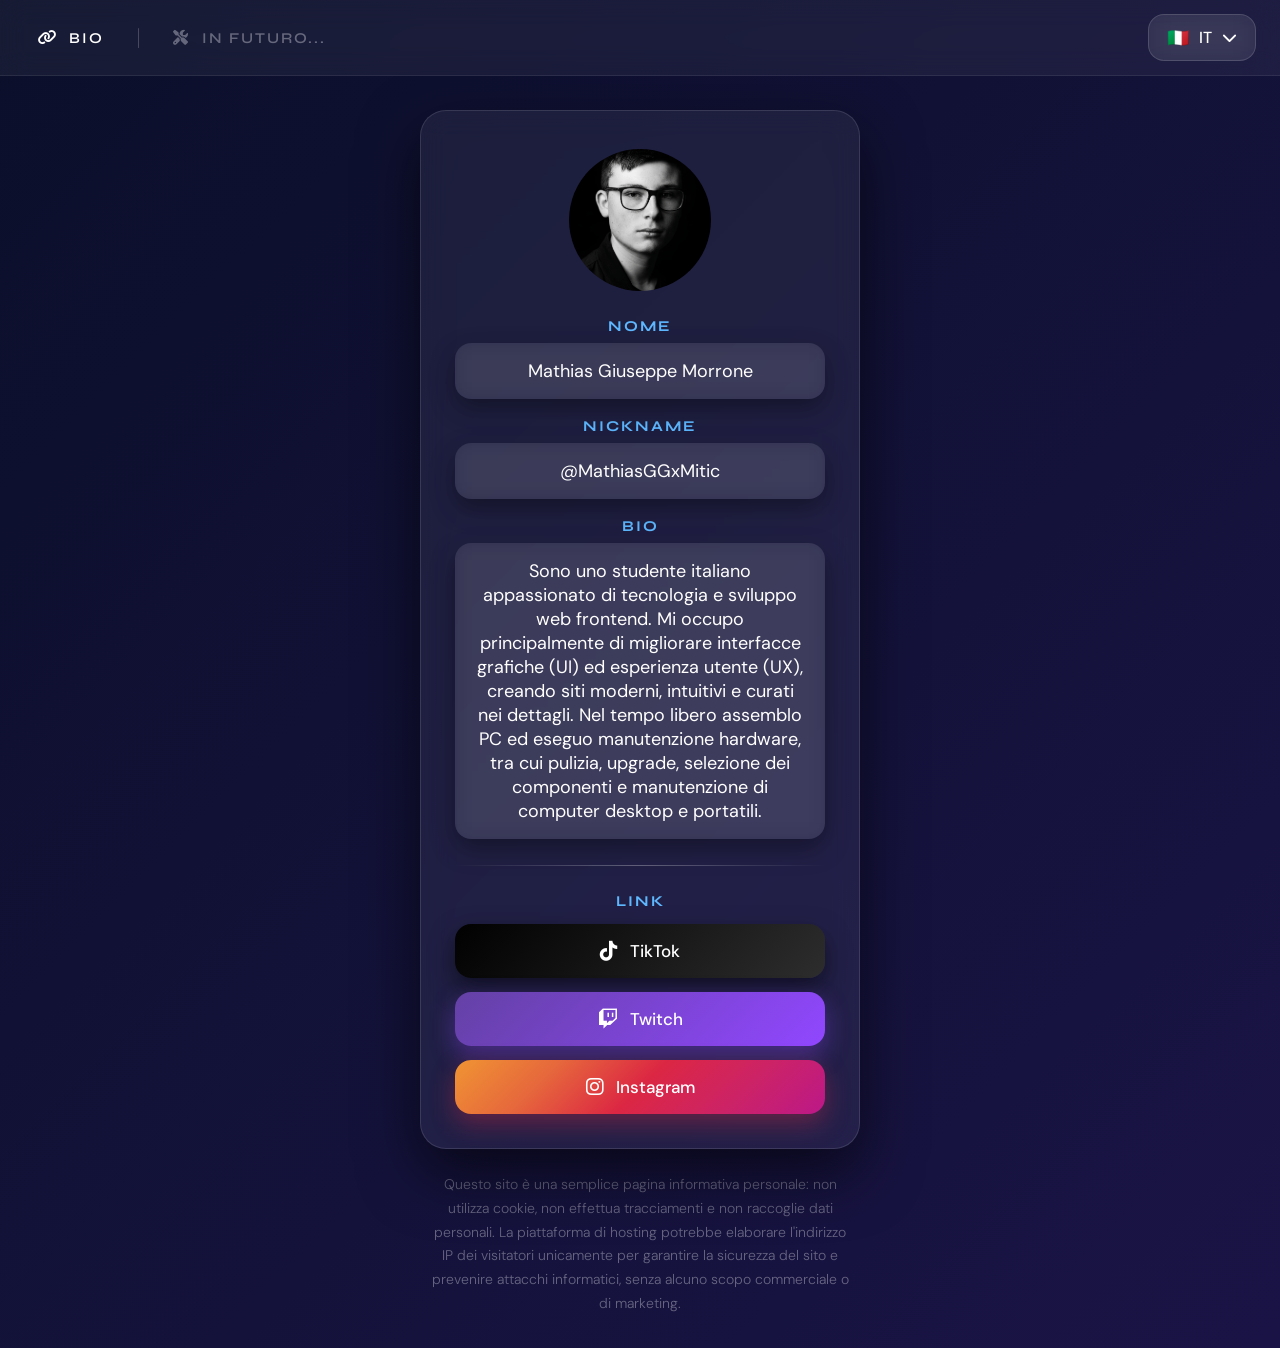
<file: index.html>
<!DOCTYPE html>
<html lang="it">
    <head>
        <meta charset="UTF-8">
        <meta name="viewport" content="width=device-width, initial-scale=1.0">
        <meta name="description" content="Bio di MathiasGGxMitic">
        <title>MathiasGGxMitic BIO</title>
        <link rel="preconnect" href="https://fonts.googleapis.com">
        <link rel="preconnect" href="https://fonts.gstatic.com" crossorigin>
        <link href="https://fonts.googleapis.com/css2?family=Syne:wght@400;600;700;800&family=DM+Sans:wght@300;400;500&display=swap&font-display=swap" rel="stylesheet">
        <link rel="stylesheet" href="index-style.css">
        <link rel="preload" href="https://cdnjs.cloudflare.com/ajax/libs/font-awesome/6.5.0/css/all.min.css" as="style" onload="this.onload=null;this.rel='stylesheet'">
        <noscript><link rel="stylesheet" href="https://cdnjs.cloudflare.com/ajax/libs/font-awesome/6.5.0/css/all.min.css"></noscript>
    </head>
    <body>
        <header class="navbar">
            <div class="navbar-bar">
                <!-- Menu Principale a Sinistra -->
                <button class="menu-btn" id="menu-btn" aria-label="Apri menu di navigazione">
                    <div class="menu-lines">
                        <span></span>
                        <span></span>
                        <span></span>
                    </div>
                    <i class="fa-solid fa-chevron-down" id="chevron"></i>
                </button>
                <nav class="desktop-nav">
                    <a href="index.html"><i class="fa-solid fa-link"></i>BIO</a>
                    <div class="desktop-nav-divider"></div>
                    <span class="menu-soon"><i class="fa-solid fa-screwdriver-wrench"></i>IN FUTURO...</span>
                </nav>

                <!-- Menu Lingua a Destra -->
                <div class="lang-menu-wrapper">
                    <button class="lang-btn" id="lang-btn" aria-label="Cambia lingua">
                        <span class="lang-flag">🇮🇹</span>
                        <span class="lang-text">IT</span>
                        <i class="fa-solid fa-chevron-down" id="lang-chevron"></i>
                    </button>
                </div>
            </div>

            <!-- Dropdown Menu Principale (Sinistra) -->
            <div class="dropdown-menu" id="dropdown-menu">
                <a href="index.html"><i class="fa-solid fa-link"></i>BIO</a>
                <div class="menu-divider"></div>
                <span class="menu-soon"><i class="fa-solid fa-screwdriver-wrench"></i>IN FUTURO...</span>
            </div>

            <!-- Dropdown Menu Lingua (Destra) -->
            <div class="lang-dropdown" id="lang-dropdown">
                <a href="index.html" class="active"><span class="lang-flag">🇮🇹</span> Italiano (IT)</a>
                <div class="menu-divider"></div>
                <a href="index-en.html"><span class="lang-flag">🇬🇧</span> English (EN)</a>
            </div>
        </header>
        <main>
            <div class="card">
                <img class="pfp" src="foto_profilo.webp" alt="Foto profilo di MathiasGGxMitic">
                <div class="label">NOME</div>
                <div class="box">Mathias Giuseppe Morrone</div>
                <div class="label">NICKNAME</div>
                <div class="box">@MathiasGGxMitic</div>
                <div class="label">BIO</div>
                <div class="box">Sono uno studente italiano appassionato di tecnologia e sviluppo web frontend. Mi occupo principalmente di migliorare interfacce grafiche (UI) ed esperienza utente (UX), creando siti moderni, intuitivi e curati nei dettagli. Nel tempo libero assemblo PC ed eseguo manutenzione hardware, tra cui pulizia, upgrade, selezione dei componenti e manutenzione di computer desktop e portatili.</div>
                <div class="separator"></div>
                <div class="label">LINK</div>
                <a class="link-box link-tiktok" href="https://www.tiktok.com/@mathiasggxmitic" target="_blank">
                    <i class="fa-brands fa-tiktok"></i>
                    TikTok
                </a>
                <a class="link-box link-twitch" href="https://www.twitch.tv/mathiasggxmitic_" target="_blank">
                    <i class="fa-brands fa-twitch"></i>
                    Twitch
                </a>
                <a class="link-box link-instagram" href="https://www.instagram.com/mathiasggxmitic/" target="_blank">
                    <i class="fa-brands fa-instagram"></i>
                    Instagram
                </a>
            </div>
            <footer class="gdpr-note">
                <p>Questo sito è una semplice pagina informativa personale: non utilizza cookie, non effettua tracciamenti e non raccoglie dati personali. La piattaforma di hosting potrebbe elaborare l'indirizzo IP dei visitatori unicamente per garantire la sicurezza del sito e prevenire attacchi informatici, senza alcuno scopo commerciale o di marketing.</p>
            </footer>
        </main>
        <script src="index-script.js"></script>
    </body>
</html>
</file>
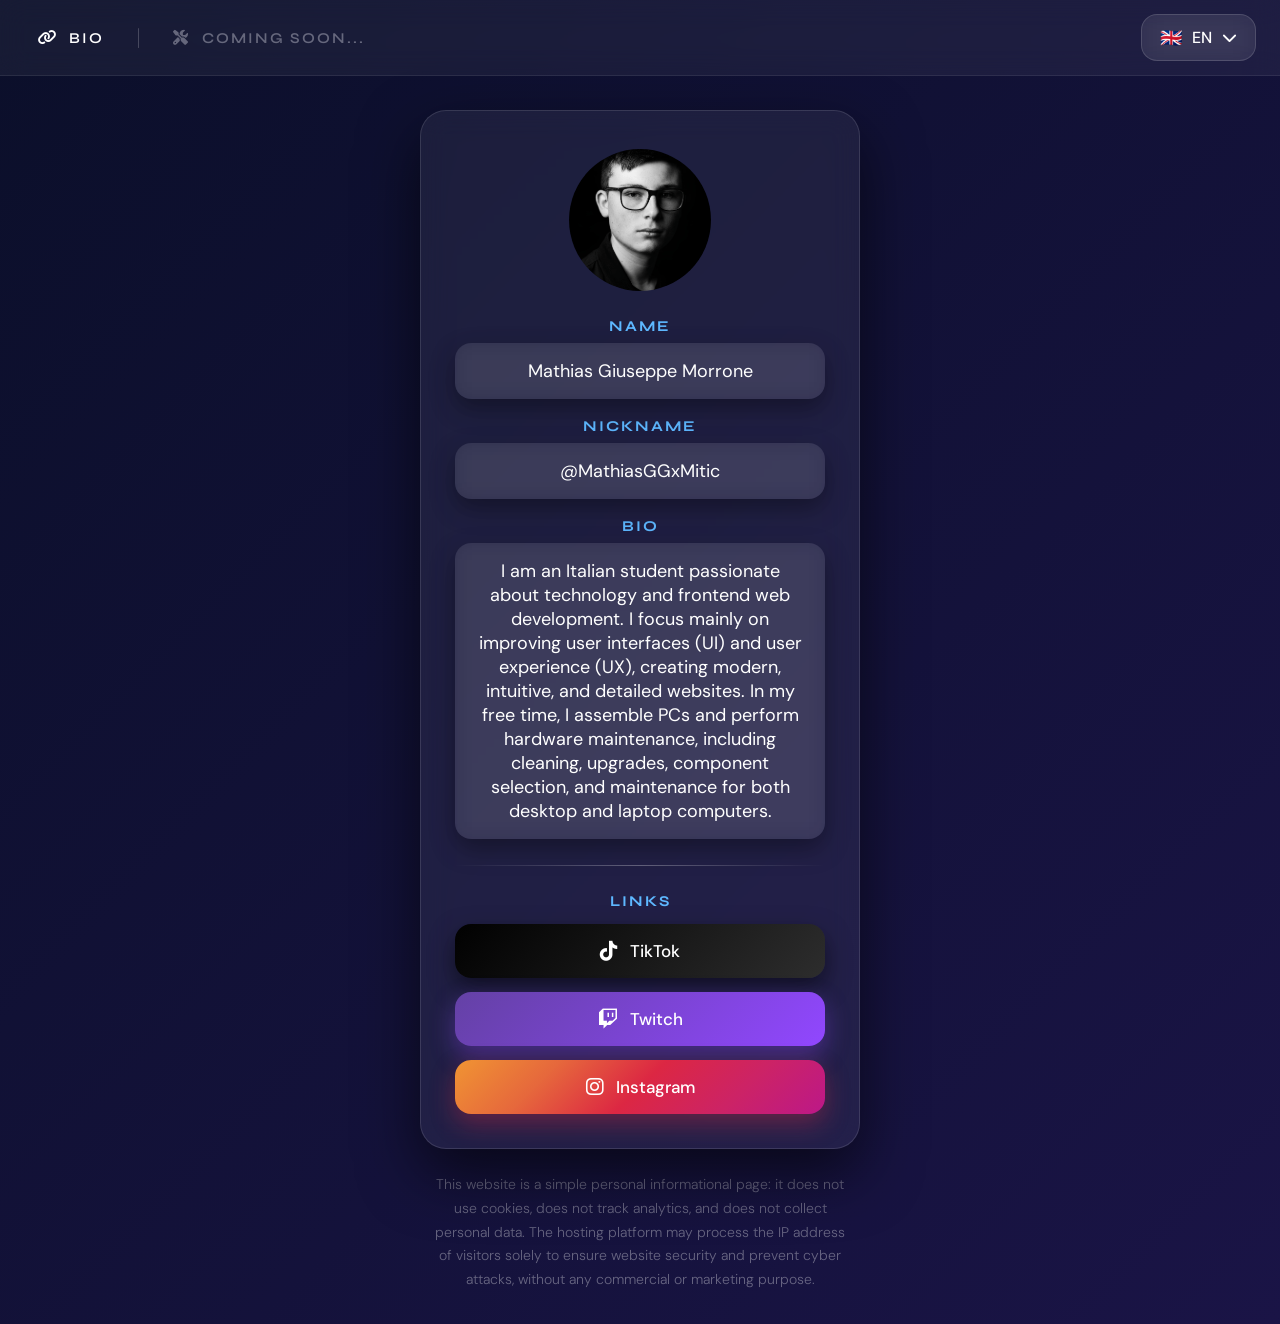
<file: index-en.html>
<!DOCTYPE html>
<html lang="en">
    <head>
        <meta charset="UTF-8">
        <meta name="viewport" content="width=device-width, initial-scale=1.0">
        <meta name="description" content="Bio of MathiasGGxMitic">
        <title>MathiasGGxMitic BIO</title>
        <link rel="preconnect" href="https://fonts.googleapis.com">
        <link rel="preconnect" href="https://fonts.gstatic.com" crossorigin>
        <link href="https://fonts.googleapis.com/css2?family=Syne:wght@400;600;700;800&family=DM+Sans:wght@300;400;500&display=swap&font-display=swap" rel="stylesheet">
        <link rel="stylesheet" href="index-style.css">
        <link rel="preload" href="https://cdnjs.cloudflare.com/ajax/libs/font-awesome/6.5.0/css/all.min.css" as="style" onload="this.onload=null;this.rel='stylesheet'">
        <noscript><link rel="stylesheet" href="https://cdnjs.cloudflare.com/ajax/libs/font-awesome/6.5.0/css/all.min.css"></noscript>
    </head>
    <body>
        <header class="navbar">
            <div class="navbar-bar">
                <!-- Main Menu Left -->
                <button class="menu-btn" id="menu-btn" aria-label="Open navigation menu">
                    <div class="menu-lines">
                        <span></span>
                        <span></span>
                        <span></span>
                    </div>
                    <i class="fa-solid fa-chevron-down" id="chevron"></i>
                </button>
                <nav class="desktop-nav">
                    <a href="index-en.html"><i class="fa-solid fa-link"></i>BIO</a>
                    <div class="desktop-nav-divider"></div>
                    <span class="menu-soon"><i class="fa-solid fa-screwdriver-wrench"></i>COMING SOON...</span>
                </nav>

                <!-- Language Menu Right -->
                <div class="lang-menu-wrapper">
                    <button class="lang-btn" id="lang-btn" aria-label="Change language">
                        <span class="lang-flag">🇬🇧</span>
                        <span class="lang-text">EN</span>
                        <i class="fa-solid fa-chevron-down" id="lang-chevron"></i>
                    </button>
                </div>
            </div>

            <!-- Main Dropdown Menu (Left) -->
            <div class="dropdown-menu" id="dropdown-menu">
                <a href="index-en.html"><i class="fa-solid fa-link"></i>BIO</a>
                <div class="menu-divider"></div>
                <span class="menu-soon"><i class="fa-solid fa-screwdriver-wrench"></i>COMING SOON...</span>
            </div>

            <!-- Language Dropdown Menu (Right) -->
            <div class="lang-dropdown" id="lang-dropdown">
                <a href="index.html"><span class="lang-flag">🇮🇹</span> Italian (IT)</a>
                <div class="menu-divider"></div>
                <a href="index-en.html" class="active"><span class="lang-flag">🇬🇧</span> English (EN)</a>
            </div>
        </header>
        <main>
            <div class="card">
                <img class="pfp" src="foto_profilo.webp" alt="Profile picture of MathiasGGxMitic">
                <div class="label">NAME</div>
                <div class="box">Mathias Giuseppe Morrone</div>
                <div class="label">NICKNAME</div>
                <div class="box">@MathiasGGxMitic</div>
                <div class="label">BIO</div>
                <div class="box">I am an Italian student passionate about technology and frontend web development. I focus mainly on improving user interfaces (UI) and user experience (UX), creating modern, intuitive, and detailed websites. In my free time, I assemble PCs and perform hardware maintenance, including cleaning, upgrades, component selection, and maintenance for both desktop and laptop computers.</div>
                <div class="separator"></div>
                <div class="label">LINKS</div>
                <a class="link-box link-tiktok" href="https://www.tiktok.com/@mathiasggxmitic" target="_blank">
                    <i class="fa-brands fa-tiktok"></i>
                    TikTok
                </a>
                <a class="link-box link-twitch" href="https://www.twitch.tv/mathiasggxmitic_" target="_blank">
                    <i class="fa-brands fa-twitch"></i>
                    Twitch
                </a>
                <a class="link-box link-instagram" href="https://www.instagram.com/mathiasggxmitic/" target="_blank">
                    <i class="fa-brands fa-instagram"></i>
                    Instagram
                </a>
            </div>
            <footer class="gdpr-note">
                <p>This website is a simple personal informational page: it does not use cookies, does not track analytics, and does not collect personal data. The hosting platform may process the IP address of visitors solely to ensure website security and prevent cyber attacks, without any commercial or marketing purpose.</p>
            </footer>
        </main>
        <script src="index-script.js"></script>
    </body>
</html>
</file>
<file: index-style.css>
:root {
    --bg1: #0b0f2a;
    --bg2: #1a1446;
    --accent1: #6c63ff;
    --accent2: #ff2ea6;
    --accent3: #00d4ff;
    --text: #ffffff;
    --label-color: #5eb8ff;
}

* {
    box-sizing: border-box;
}

body {
    margin: 0;
    min-height: 100vh;
    font-family: 'DM Sans', sans-serif;
    display: flex;
    justify-content: center;
    align-items: flex-start;
    background: linear-gradient(135deg, var(--bg1), var(--bg2));
    color: var(--text);
    overflow-x: hidden;
}

.navbar {
    position: fixed;
    top: 0;
    left: 0;
    right: 0;
    z-index: 1000;
}

.navbar-bar {
    width: 100%;
    padding: 14px 24px;
    display: flex;
    align-items: center;
    justify-content: space-between;
    background: rgba(255, 255, 255, 0.05);
    backdrop-filter: blur(14px);
    -webkit-backdrop-filter: blur(14px);
    border-bottom: 1px solid rgba(255, 255, 255, 0.08);
}

.menu-btn, .lang-btn {
    display: flex;
    align-items: center;
    gap: 14px;
    padding: 12px 18px;
    border: 1px solid rgba(255, 255, 255, 0.14);
    border-radius: 16px;
    cursor: pointer;
    color: var(--text);
    background: rgba(255, 255, 255, 0.08);
    backdrop-filter: blur(14px);
    -webkit-backdrop-filter: blur(14px);
    transition: transform 0.25s ease, background 0.25s ease;
    font-family: 'DM Sans', sans-serif;
    font-size: 16px;
    font-weight: 500;
}

.menu-btn:hover, .lang-btn:hover {
    transform: scale(1.04);
    background: rgba(255, 255, 255, 0.13);
}

.menu-lines {
    display: flex;
    flex-direction: column;
    gap: 5px;
}

.menu-lines span {
    width: 26px;
    height: 2.5px;
    background: var(--text);
    border-radius: 999px;
}

.lang-btn {
    gap: 10px;
}

.lang-text {
    font-family: 'DM Sans', sans-serif;
    font-size: 16px;
    font-weight: 500;
}

.lang-flag {
    font-size: 18px;
    line-height: 1;
}

#chevron, #lang-chevron {
    transition: transform 0.3s ease;
    font-size: 15px;
}

#chevron.open, #lang-chevron.open {
    transform: rotate(180deg);
}

.dropdown-menu, .lang-dropdown {
    position: absolute;
    top: calc(100% + 10px);
    border-radius: 18px;
    background: rgba(255, 255, 255, 0.08);
    backdrop-filter: blur(14px);
    -webkit-backdrop-filter: blur(14px);
    border: 1px solid rgba(255, 255, 255, 0.12);
    display: flex;
    flex-direction: column;
    overflow: hidden;
    opacity: 0;
    visibility: hidden;
    transform: translateY(-10px);
    transition: opacity 0.3s ease, transform 0.3s ease, visibility 0.3s ease;
}

.dropdown-menu {
    left: 24px;
    width: 210px;
}

.lang-dropdown {
    right: 24px;
    width: 210px;
}

.dropdown-menu.active, .lang-dropdown.active {
    opacity: 1;
    visibility: visible;
    transform: translateY(0);
}

.dropdown-menu a, .lang-dropdown a {
    padding: 16px 20px;
    text-decoration: none;
    color: var(--text);
    background: transparent;
    transition: background 0.25s ease;
    text-align: left;
    font-family: 'Syne', sans-serif;
    font-size: 15px;
    font-weight: 600;
    letter-spacing: 2px;
    display: flex;
    align-items: center;
    gap: 12px;
    width: 100%;
}

.dropdown-menu a:hover, .lang-dropdown a:hover {
    background: rgba(255, 255, 255, 0.08);
}

.lang-dropdown a.active {
    background: rgba(255, 255, 255, 0.15);
    color: var(--label-color);
}

.menu-divider {
    height: 1px;
    background: rgba(255, 255, 255, 0.12);
}

.menu-soon {
    padding: 16px 20px;
    color: rgba(220, 220, 230, 0.4);
    background: transparent;
    font-family: 'Syne', sans-serif;
    font-size: 15px;
    font-weight: 600;
    letter-spacing: 2px;
    cursor: default;
    user-select: none;
    text-align: left;
    display: flex;
    align-items: center;
    gap: 12px;
    width: 100%;
}

.desktop-nav {
    display: none;
}

.desktop-nav-divider {
    width: 1px;
    height: 20px;
    background: rgba(255, 255, 255, 0.2);
    border-radius: 999px;
}

.card {
    width: 440px;
    margin-top: 110px;
    padding: 34px;
    border-radius: 26px;
    background: rgba(255, 255, 255, 0.06);
    backdrop-filter: blur(14px);
    -webkit-backdrop-filter: blur(14px);
    border: 1px solid rgba(255, 255, 255, 0.12);
    box-shadow: 0 24px 60px rgba(0, 0, 0, 0.6);
    text-align: center;
}

.pfp {
    width: 150px;
    height: 150px;
    border-radius: 50%;
    object-fit: cover;
    border: 4px solid transparent;
    box-shadow: none;
    margin: 0 auto 22px auto;
    display: block;
    transition: border-color 0.3s ease, box-shadow 0.3s ease;
}

.pfp:hover {
    border-color: var(--accent3);
    box-shadow: 0 0 30px rgba(0, 212, 255, 0.6);
}

.label {
    font-family: 'Syne', sans-serif;
    font-size: 15px;
    font-weight: 700;
    color: var(--label-color);
    margin: 18px 0 8px 0;
    letter-spacing: 2px;
}

.box {
    background: rgba(255, 255, 255, 0.08);
    padding: 16px 20px;
    border-radius: 16px;
    font-family: 'DM Sans', sans-serif;
    font-size: 18px;
    font-weight: 400;
    box-shadow: 0 10px 25px rgba(0, 0, 0, 0.35);
    backdrop-filter: blur(10px);
    -webkit-backdrop-filter: blur(10px);
}

.separator {
    height: 1px;
    margin: 26px 0;
    background: linear-gradient(90deg, transparent, rgba(255, 255, 255, 0.3), transparent);
}

.link-box {
    display: flex;
    align-items: center;
    justify-content: center;
    gap: 12px;
    margin-top: 14px;
    padding: 16px 20px;
    border-radius: 16px;
    text-decoration: none;
    color: var(--text);
    font-family: 'DM Sans', sans-serif;
    font-size: 17px;
    font-weight: 500;
    transition: transform 0.25s ease, box-shadow 0.25s ease;
}

.link-box:hover {
    transform: translateY(-3px) scale(1.03);
    box-shadow: 0 15px 35px rgba(0, 0, 0, 0.5);
}

.link-box i {
    font-size: 20px;
}

.link-tiktok {
    background: linear-gradient(135deg, #010101, #2d2d2d);
    box-shadow: 0 10px 25px rgba(0, 0, 0, 0.5);
}

.link-twitch {
    background: linear-gradient(135deg, #6441a5, #9147ff);
    box-shadow: 0 10px 25px rgba(145, 71, 255, 0.35);
}

.link-instagram {
    background: linear-gradient(135deg, #f09433, #e6683c, #dc2743, #cc2366, #bc1888);
    box-shadow: 0 10px 25px rgba(220, 39, 67, 0.35);
}

.gdpr-note {
    margin-top: 24px;
    padding: 0 8px 32px 8px;
    text-align: center;
}

.gdpr-note p {
    max-width: 420px;
    margin: 0 auto;
    font-family: 'DM Sans', sans-serif;
    font-size: 14px;
    font-weight: 300;
    color: rgba(255, 255, 255, 0.35);
    line-height: 1.7;
}

@media (max-width: 520px) {
    body {
        align-items: flex-start;
        padding: 0;
        min-height: unset;
    }

    main {
        width: 100%;
        padding: 0 16px 32px 16px;
    }

    .card {
        width: 100%;
        margin-top: 90px;
        padding: 24px 20px;
        border-radius: 22px;
    }

    .pfp {
        width: 120px;
        height: 120px;
    }

    .box {
        font-size: 16px;
        padding: 14px 16px;
    }

    .label {
        font-size: 13px;
    }

    .link-box {
        font-size: 16px;
        padding: 14px 16px;
    }

    .dropdown-menu {
        width: calc(100vw - 48px);
        left: 16px;
    }

    .lang-dropdown {
        width: calc(100vw - 48px);
        right: 16px;
    }

    .navbar-bar {
        padding: 12px 16px;
    }
}

@media (min-width: 768px) {
    .menu-btn {
        display: none;
    }

    .dropdown-menu {
        display: none !important;
    }

    .desktop-nav {
        display: flex;
        align-items: center;
        gap: 20px;
    }

    .desktop-nav a {
        text-decoration: none;
        color: var(--text);
        font-family: 'Syne', sans-serif;
        font-size: 15px;
        font-weight: 600;
        letter-spacing: 2px;
        display: flex;
        align-items: center;
        gap: 10px;
        padding: 8px 14px;
        border-radius: 12px;
        transition: background 0.25s ease;
    }

    .desktop-nav a:hover {
        background: rgba(255, 255, 255, 0.08);
    }

    .desktop-nav .menu-soon {
        padding: 8px 14px;
        font-size: 15px;
        width: auto;
    }
}
</file>
